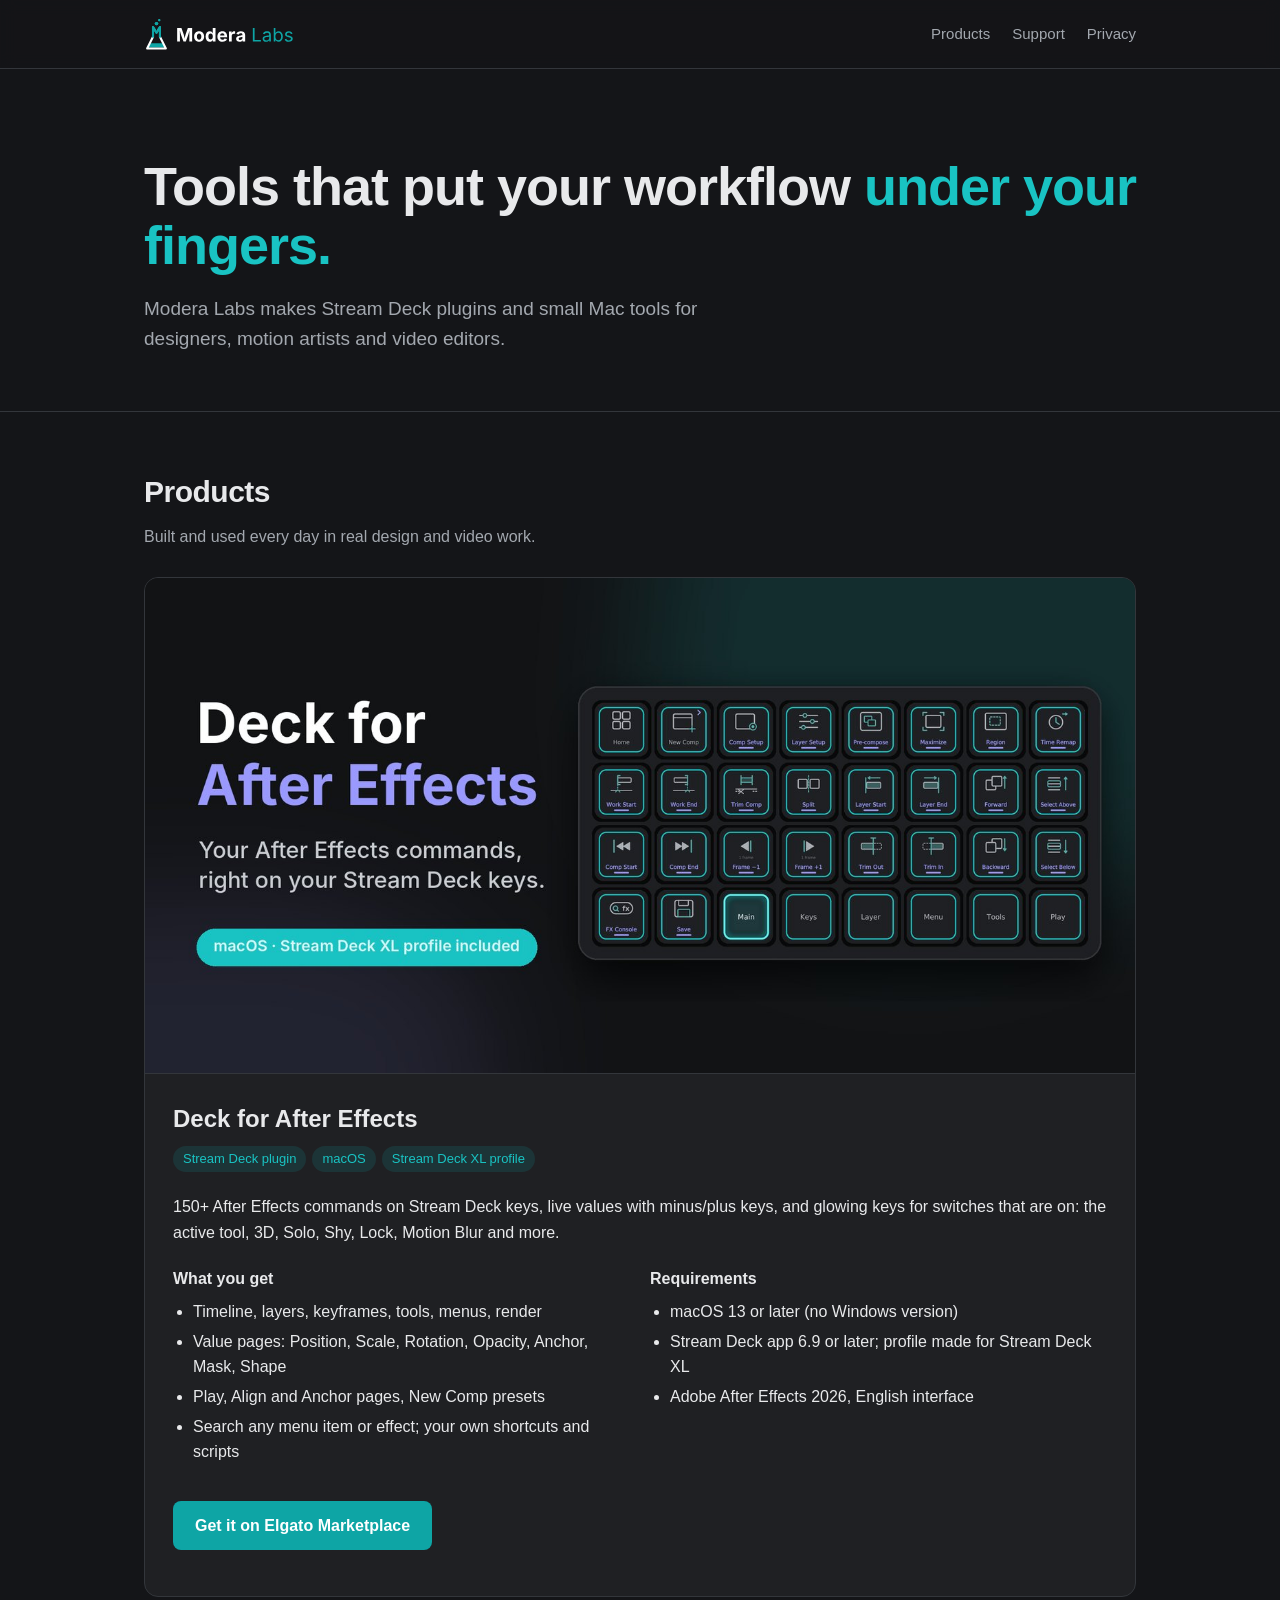
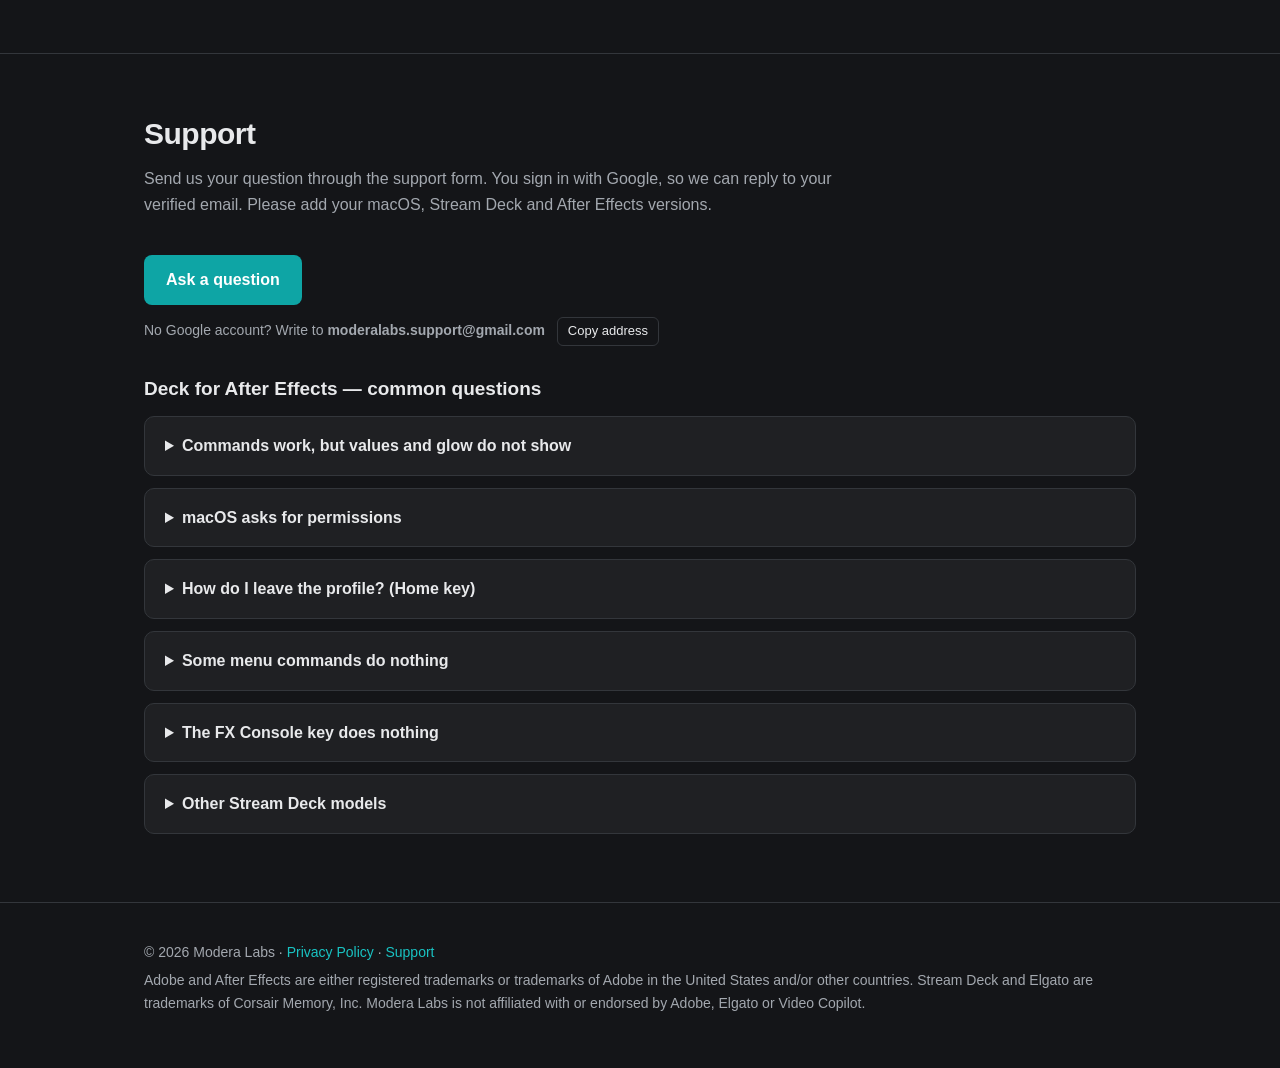
<file: index.html>
<!doctype html>
<html lang="en">
<head>
<meta charset="utf-8">
<meta name="viewport" content="width=device-width, initial-scale=1">
<title>Modera Labs — Stream Deck plugins and tools for creators</title>
<meta name="description" content="Modera Labs makes Stream Deck plugins and small Mac tools for designers and video editors. Home of Deck for After Effects.">
<link rel="icon" href="assets/favicon.png">
<link rel="apple-touch-icon" href="assets/apple-touch-icon.png">
<link rel="stylesheet" href="style.css">
</head>
<body>
<header>
<div class="wrap">
<a href="./" aria-label="Modera Labs home"><img src="assets/logo.svg" alt="Modera Labs"></a>
<nav aria-label="Main">
<a href="#products">Products</a>
<a href="#support">Support</a>
<a href="privacy.html">Privacy</a>
</nav>
</div>
</header>

<main>
<div class="wrap hero">
<h1>Tools that put your workflow <span>under your fingers.</span></h1>
<p>Modera Labs makes Stream Deck plugins and small Mac tools for designers, motion artists and video editors.</p>
</div>

<section id="products">
<div class="wrap">
<h2>Products</h2>
<p class="lead">Built and used every day in real design and video work.</p>
<article class="card product">
<img src="assets/deck-for-after-effects.jpg" alt="Deck for After Effects keys on a Stream Deck XL" width="1440" height="720">
<div class="body">
<h3>Deck for After Effects</h3>
<span class="tag">Stream Deck plugin</span><span class="tag">macOS</span><span class="tag">Stream Deck XL profile</span>
<p>150+ After Effects commands on Stream Deck keys, live values with minus/plus keys, and glowing keys for switches that are on: the active tool, 3D, Solo, Shy, Lock, Motion Blur and more.</p>
<div class="grid">
<div>
<strong>What you get</strong>
<ul>
<li>Timeline, layers, keyframes, tools, menus, render</li>
<li>Value pages: Position, Scale, Rotation, Opacity, Anchor, Mask, Shape</li>
<li>Play, Align and Anchor pages, New Comp presets</li>
<li>Search any menu item or effect; your own shortcuts and scripts</li>
</ul>
</div>
<div>
<strong>Requirements</strong>
<ul>
<li>macOS 13 or later (no Windows version)</li>
<li>Stream Deck app 6.9 or later; profile made for Stream Deck XL</li>
<li>Adobe After Effects 2026, English interface</li>
</ul>
</div>
</div>
<p style="margin-top:18px"><a class="btn" href="https://marketplace.elgato.com/product/deck-for-after-effects-d7d4c746-6466-4c6f-b846-0c3cf0c200c2" target="_blank" rel="noopener">Get it on Elgato Marketplace</a></p>
</div>
</article>
</div>
</section>

<section id="support">
<div class="wrap">
<h2>Support</h2>
<p class="lead">Send us your question through the support form. You sign in with Google, so we can reply to your verified email. Please add your macOS, Stream Deck and After Effects versions.</p>
<a class="btn" href="https://docs.google.com/forms/d/e/1FAIpQLSdHGPUrIj7HgLPcdYcY9HE7Vik20Cd1wFGxpoWJ8k2DGP_52g/viewform" target="_blank" rel="noopener">Ask a question</a>
<p class="hint">No Google account? Write to <strong>moderalabs.support@gmail.com</strong> <button class="linkbtn" type="button" id="copy" aria-live="polite">Copy address</button></p>

<h3>Deck for After Effects — common questions</h3>
<details>
<summary>Commands work, but values and glow do not show</summary>
<p>In After Effects open Settings › Scripting &amp; Expressions and turn on <strong>Allow Scripts to Write Files and Access Network</strong>. Deck uses no network; After Effects simply keeps both permissions under one switch. Then press the <strong>Check</strong> key: it should show “Ready”.</p>
</details>
<details>
<summary>macOS asks for permissions</summary>
<p>On first use macOS asks to let Stream Deck control After Effects (Automation) and send key presses (Accessibility). Allow both. You can change them later in System Settings › Privacy &amp; Security.</p>
</details>
<details>
<summary>How do I leave the profile? (Home key)</summary>
<p>Every page has a Home key. Open its settings in the Stream Deck app once and choose your main profile. After that, the Home key always takes you back.</p>
</details>
<details>
<summary>Some menu commands do nothing</summary>
<p>Menu commands are found by their English names, so After Effects must use the English interface. Shortcut keys work only while After Effects is the front app.</p>
</details>
<details>
<summary>The FX Console key does nothing</summary>
<p>FX Console is optional and needs the free FX Console plug-in by Video Copilot.</p>
</details>
<details>
<summary>Other Stream Deck models</summary>
<p>The included profile is made for Stream Deck XL. All actions can be placed by hand on other keypad models, but we have tested only the XL.</p>
</details>
</div>
</section>
</main>

<footer>
<div class="wrap">
<p>© 2026 Modera Labs · <a href="privacy.html">Privacy Policy</a> · <a href="#support">Support</a></p>
<p>Adobe and After Effects are either registered trademarks or trademarks of Adobe in the United States and/or other countries. Stream Deck and Elgato are trademarks of Corsair Memory, Inc. Modera Labs is not affiliated with or endorsed by Adobe, Elgato or Video Copilot.</p>
</div>
</footer>
<script>
document.getElementById('copy').addEventListener('click',function(){var b=this,a='moderalabs.support@gmail.com';function ok(){b.textContent='Copied ✓';setTimeout(function(){b.textContent='Copy address'},2000)}
if(navigator.clipboard){navigator.clipboard.writeText(a).then(ok,function(){prompt('Copy the address:',a)})}else{prompt('Copy the address:',a)}});
</script>
</body>
</html>
</file>
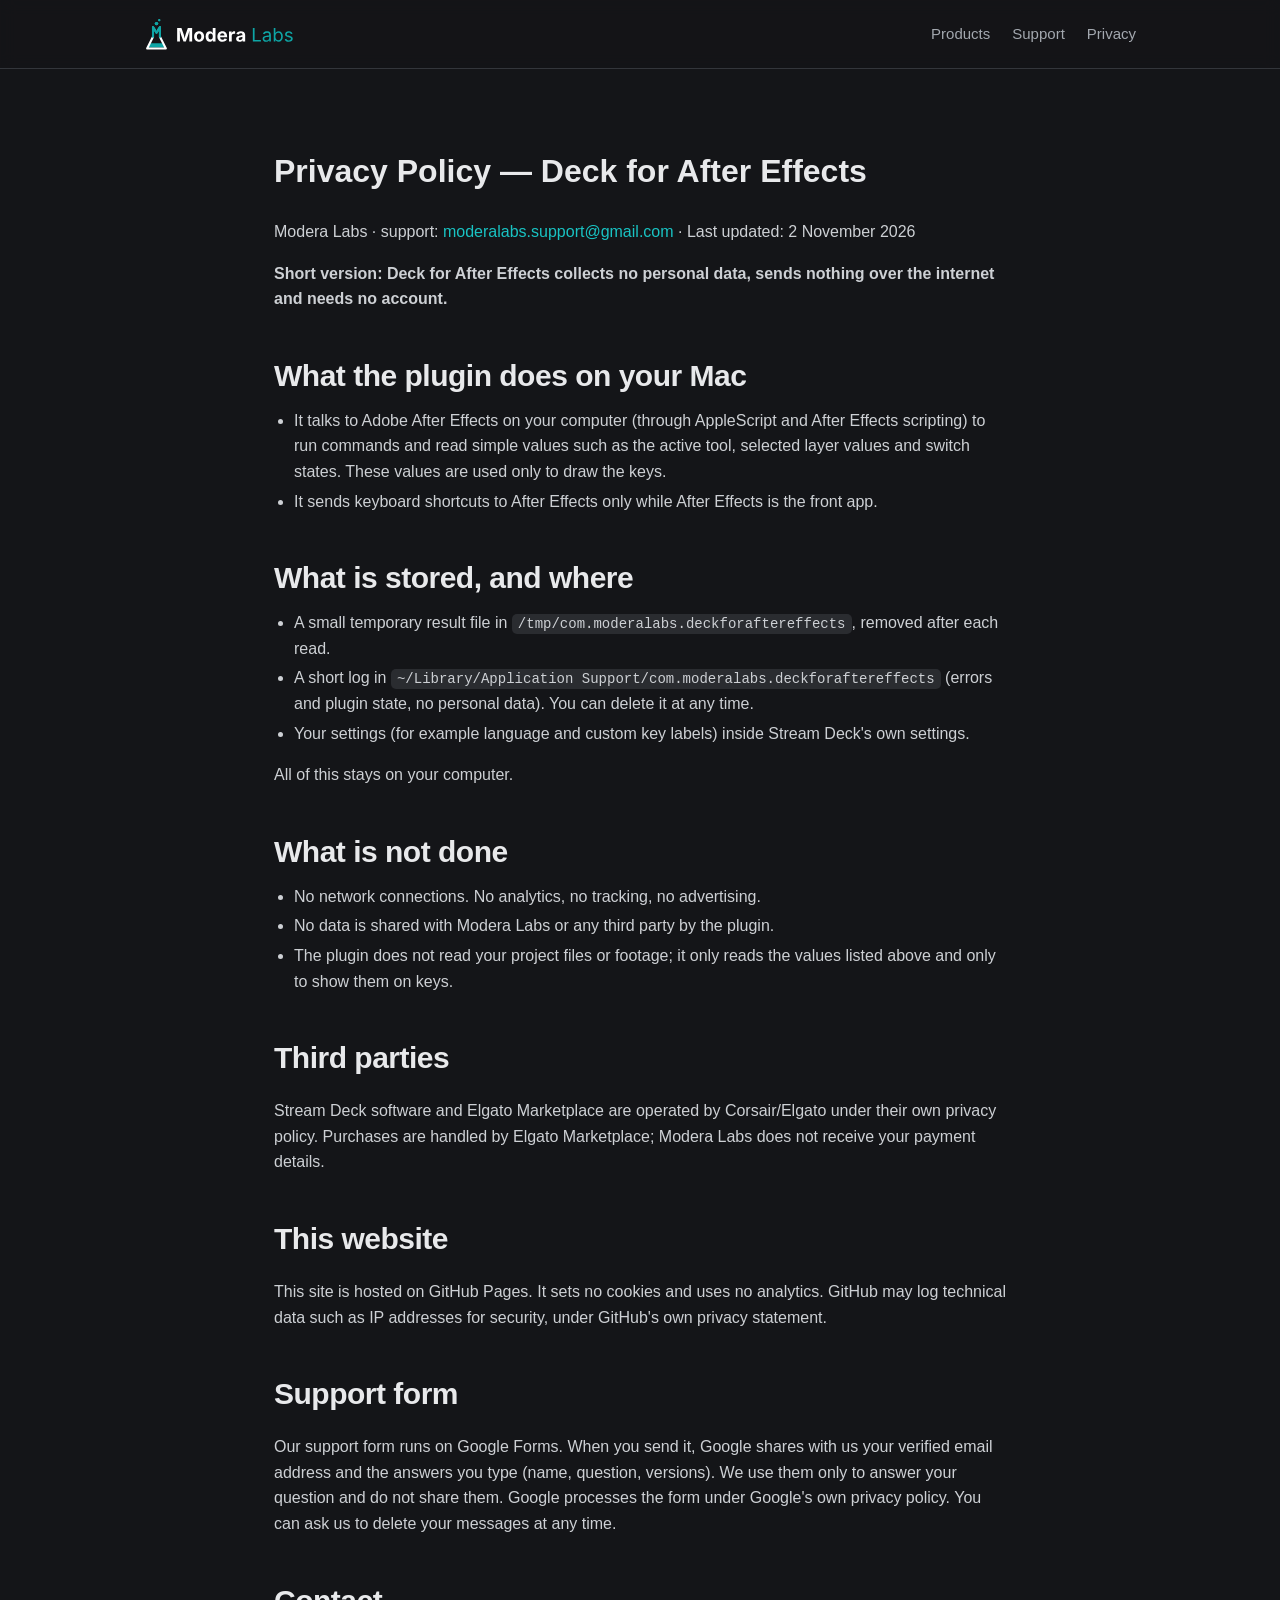
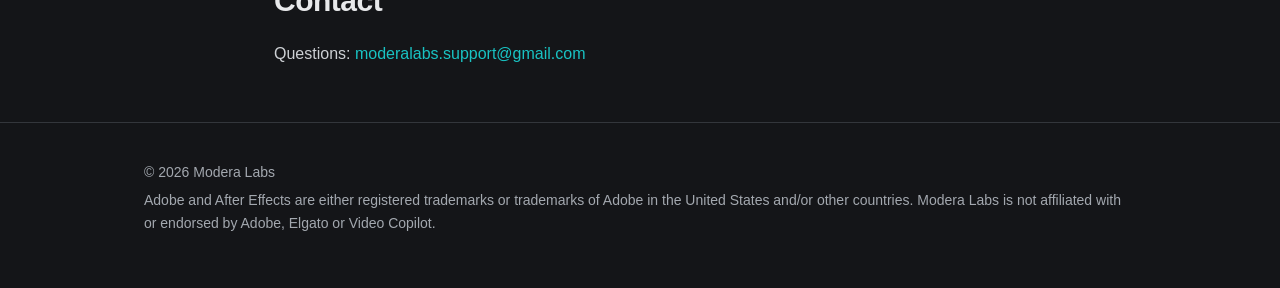
<file: privacy.html>
<!doctype html>
<html lang="en">
<head>
<meta charset="utf-8">
<meta name="viewport" content="width=device-width, initial-scale=1">
<title>Privacy Policy — Modera Labs</title>
<link rel="icon" href="assets/favicon.png">
<link rel="stylesheet" href="style.css">
</head>
<body>
<header>
<div class="wrap">
<a href="./" aria-label="Modera Labs home"><img src="assets/logo.svg" alt="Modera Labs"></a>
<nav aria-label="Main">
<a href="./#products">Products</a>
<a href="./#support">Support</a>
<a href="privacy.html">Privacy</a>
</nav>
</div>
</header>
<main class="wrap policy" style="padding:56px 24px 40px;max-width:780px">
<h1>Privacy Policy — Deck for After Effects</h1>
<p>Modera Labs · support: <a href="mailto:moderalabs.support@gmail.com">moderalabs.support@gmail.com</a> · Last updated: 2 November 2026</p>
<p><strong>Short version: Deck for After Effects collects no personal data, sends nothing over the internet and needs no account.</strong></p>

<h2>What the plugin does on your Mac</h2>
<ul>
<li>It talks to Adobe After Effects on your computer (through AppleScript and After Effects scripting) to run commands and read simple values such as the active tool, selected layer values and switch states. These values are used only to draw the keys.</li>
<li>It sends keyboard shortcuts to After Effects only while After Effects is the front app.</li>
</ul>

<h2>What is stored, and where</h2>
<ul>
<li>A small temporary result file in <code>/tmp/com.moderalabs.deckforaftereffects</code>, removed after each read.</li>
<li>A short log in <code>~/Library/Application Support/com.moderalabs.deckforaftereffects</code> (errors and plugin state, no personal data). You can delete it at any time.</li>
<li>Your settings (for example language and custom key labels) inside Stream Deck's own settings.</li>
</ul>
<p>All of this stays on your computer.</p>

<h2>What is not done</h2>
<ul>
<li>No network connections. No analytics, no tracking, no advertising.</li>
<li>No data is shared with Modera Labs or any third party by the plugin.</li>
<li>The plugin does not read your project files or footage; it only reads the values listed above and only to show them on keys.</li>
</ul>

<h2>Third parties</h2>
<p>Stream Deck software and Elgato Marketplace are operated by Corsair/Elgato under their own privacy policy. Purchases are handled by Elgato Marketplace; Modera Labs does not receive your payment details.</p>

<h2>This website</h2>
<p>This site is hosted on GitHub Pages. It sets no cookies and uses no analytics. GitHub may log technical data such as IP addresses for security, under GitHub's own privacy statement.</p>

<h2>Support form</h2>
<p>Our support form runs on Google Forms. When you send it, Google shares with us your verified email address and the answers you type (name, question, versions). We use them only to answer your question and do not share them. Google processes the form under Google's own privacy policy. You can ask us to delete your messages at any time.</p>

<h2>Contact</h2>
<p>Questions: <a href="mailto:moderalabs.support@gmail.com">moderalabs.support@gmail.com</a></p>
</main>
<footer>
<div class="wrap">
<p>© 2026 Modera Labs</p>
<p>Adobe and After Effects are either registered trademarks or trademarks of Adobe in the United States and/or other countries. Modera Labs is not affiliated with or endorsed by Adobe, Elgato or Video Copilot.</p>
</div>
</footer>
</body>
</html>
</file>
<file: style.css>
:root{--bg:#141518;--panel:#1F2023;--panel2:#2A2C30;--line:#33363B;--text:#E8E9EB;--muted:#A3A8AF;--acc:#0EA5A5;--acc2:#19C3C3;--glow:rgba(46,211,211,.35)}
*{box-sizing:border-box}
html{scroll-behavior:smooth}
body{margin:0;background:var(--bg);color:var(--text);font:16px/1.6 Inter,-apple-system,BlinkMacSystemFont,"Segoe UI",sans-serif;-webkit-font-smoothing:antialiased}
a{color:var(--acc2);text-decoration:none}
a:hover{text-decoration:underline}
.wrap{max-width:1040px;margin:0 auto;padding:0 24px}
header{border-bottom:1px solid var(--line);background:rgba(20,21,24,.9);position:sticky;top:0;backdrop-filter:blur(8px);z-index:5}
header .wrap{display:flex;align-items:center;justify-content:space-between;height:68px;gap:16px}
header img{height:36px;display:block}
nav{display:flex;gap:22px;flex-wrap:wrap}
nav a{color:var(--muted);font-size:15px}
nav a:hover{color:var(--text);text-decoration:none}
.hero{padding-top:88px;padding-bottom:56px}
.hero h1{font-size:clamp(34px,5vw,54px);line-height:1.1;margin:0 0 18px;letter-spacing:-1px}
.hero h1 span{color:var(--acc2)}
.hero p{font-size:19px;color:var(--muted);max-width:640px;margin:0}
section{scroll-margin-top:70px;padding:56px 0;border-top:1px solid var(--line)}
h2{font-size:30px;margin:0 0 8px;letter-spacing:-.5px}
h3{font-size:19px;margin:28px 0 6px}
.lead{color:var(--muted);margin:0 0 28px;max-width:700px}
.card{background:var(--panel);border:1px solid var(--line);border-radius:14px;overflow:hidden}
.product img{width:100%;height:auto;display:block;border-bottom:1px solid var(--line)}
.product .body{padding:26px 28px 30px}
.product h3{margin-top:0;font-size:24px}
.grid{display:grid;grid-template-columns:repeat(auto-fit,minmax(260px,1fr));gap:20px;margin-top:20px}
ul{padding-left:20px;margin:8px 0}
li{margin:4px 0}
.tag{display:inline-block;font-size:13px;padding:3px 10px;border-radius:999px;background:rgba(14,165,165,.15);color:var(--acc2);margin:0 6px 6px 0}
.btn{display:inline-block;background:var(--acc);color:#fff;font-weight:600;padding:12px 22px;border-radius:8px;margin-top:10px}
.btn:hover{background:var(--acc2);text-decoration:none;box-shadow:0 0 18px var(--glow)}
.mail{display:flex;gap:12px;flex-wrap:wrap;align-items:center}
.mail .btn{margin-top:0}
button.btn{font:inherit;font-weight:600;cursor:pointer}
.hint{color:var(--muted);font-size:14px;margin:12px 0 0}
.btn.ghost{background:transparent;border:1px solid var(--line);color:var(--text)}
details{background:var(--panel);border:1px solid var(--line);border-radius:10px;padding:16px 20px;margin:12px 0}
summary{cursor:pointer;font-weight:600}
details p,details ul{color:var(--muted)}
code{background:var(--panel2);padding:2px 6px;border-radius:5px;font-size:14px}
.policy h2{margin-top:40px}
.policy p,.policy li{color:#CDD0D4}
footer{border-top:1px solid var(--line);padding:32px 0 48px;color:var(--muted);font-size:14px}
footer p{margin:6px 0}
@media (max-width:640px){header .wrap{height:auto;padding:14px 24px;flex-direction:column;align-items:flex-start}.hero{padding-top:56px;padding-bottom:36px}}
.linkbtn{background:none;border:1px solid var(--line);color:var(--text);font:inherit;font-size:13px;padding:3px 10px;border-radius:6px;margin-left:8px;cursor:pointer}
.linkbtn:hover{border-color:var(--acc)}
</file>
